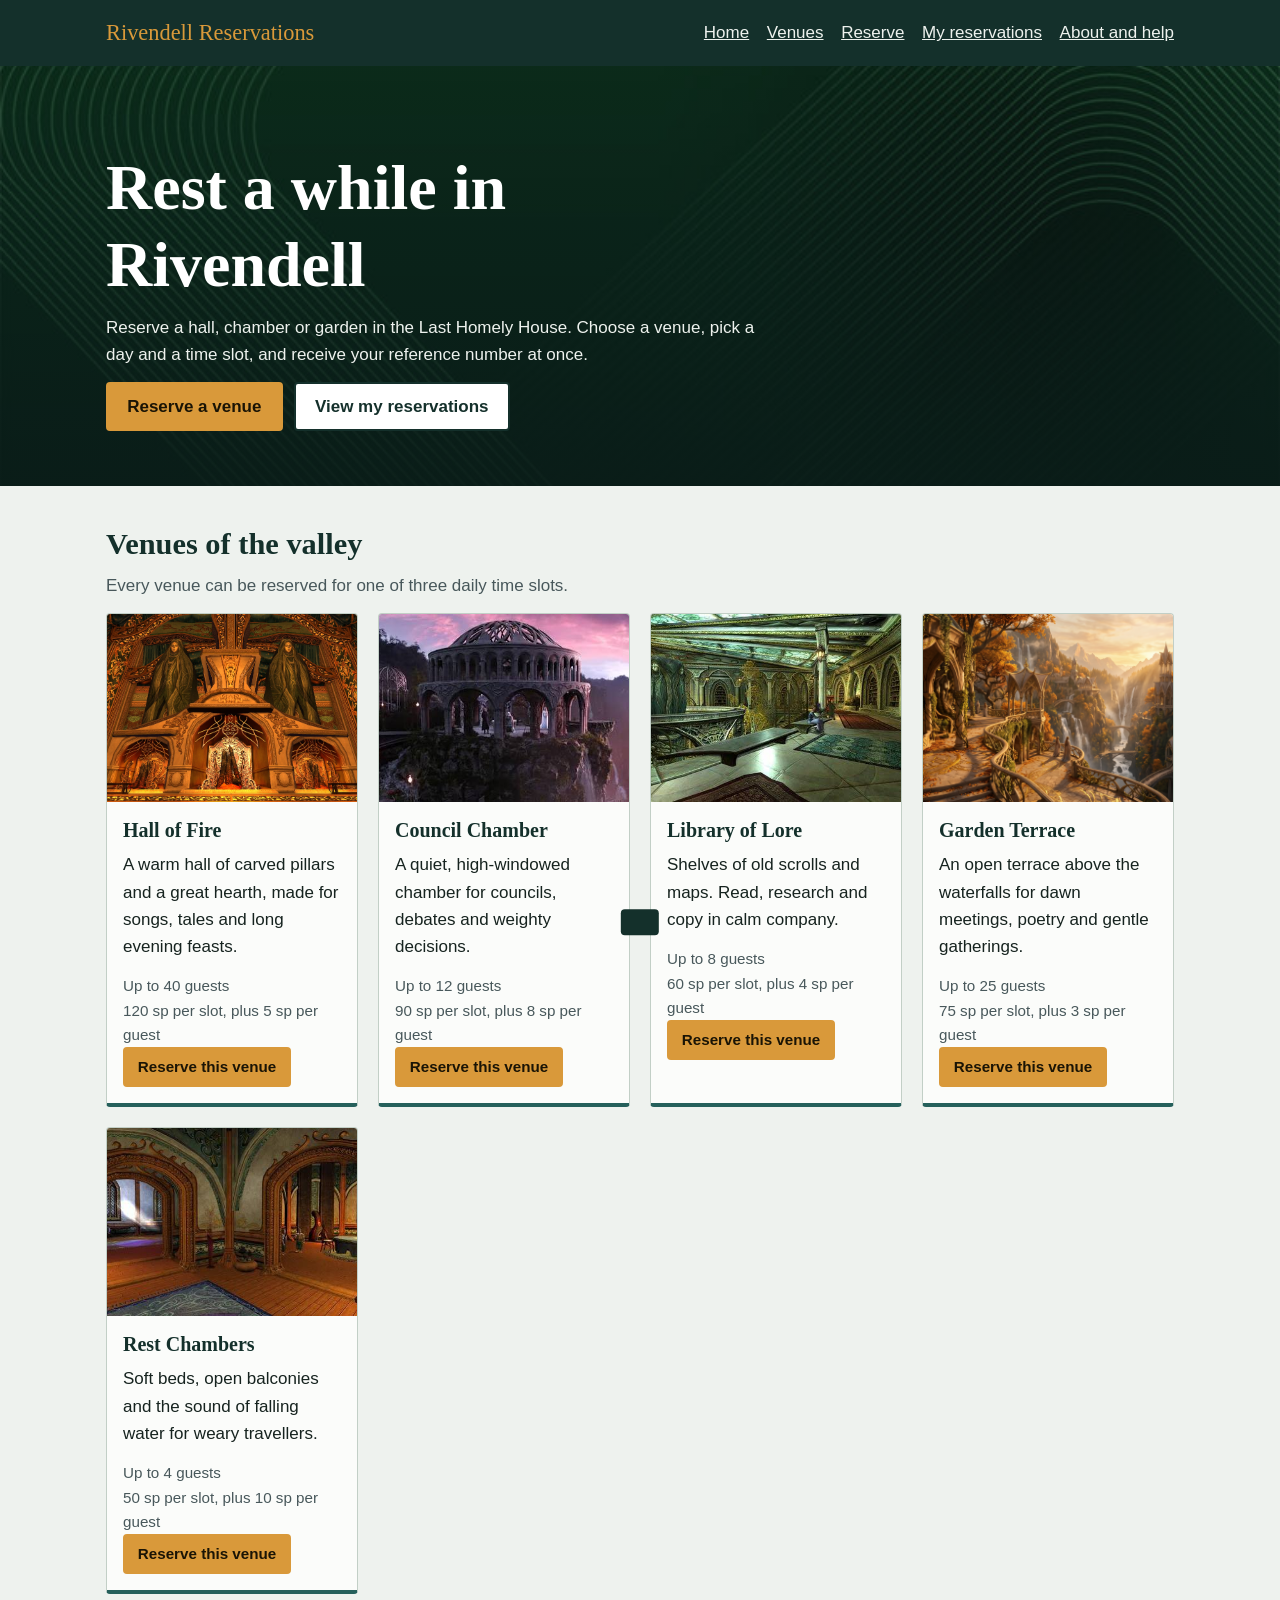
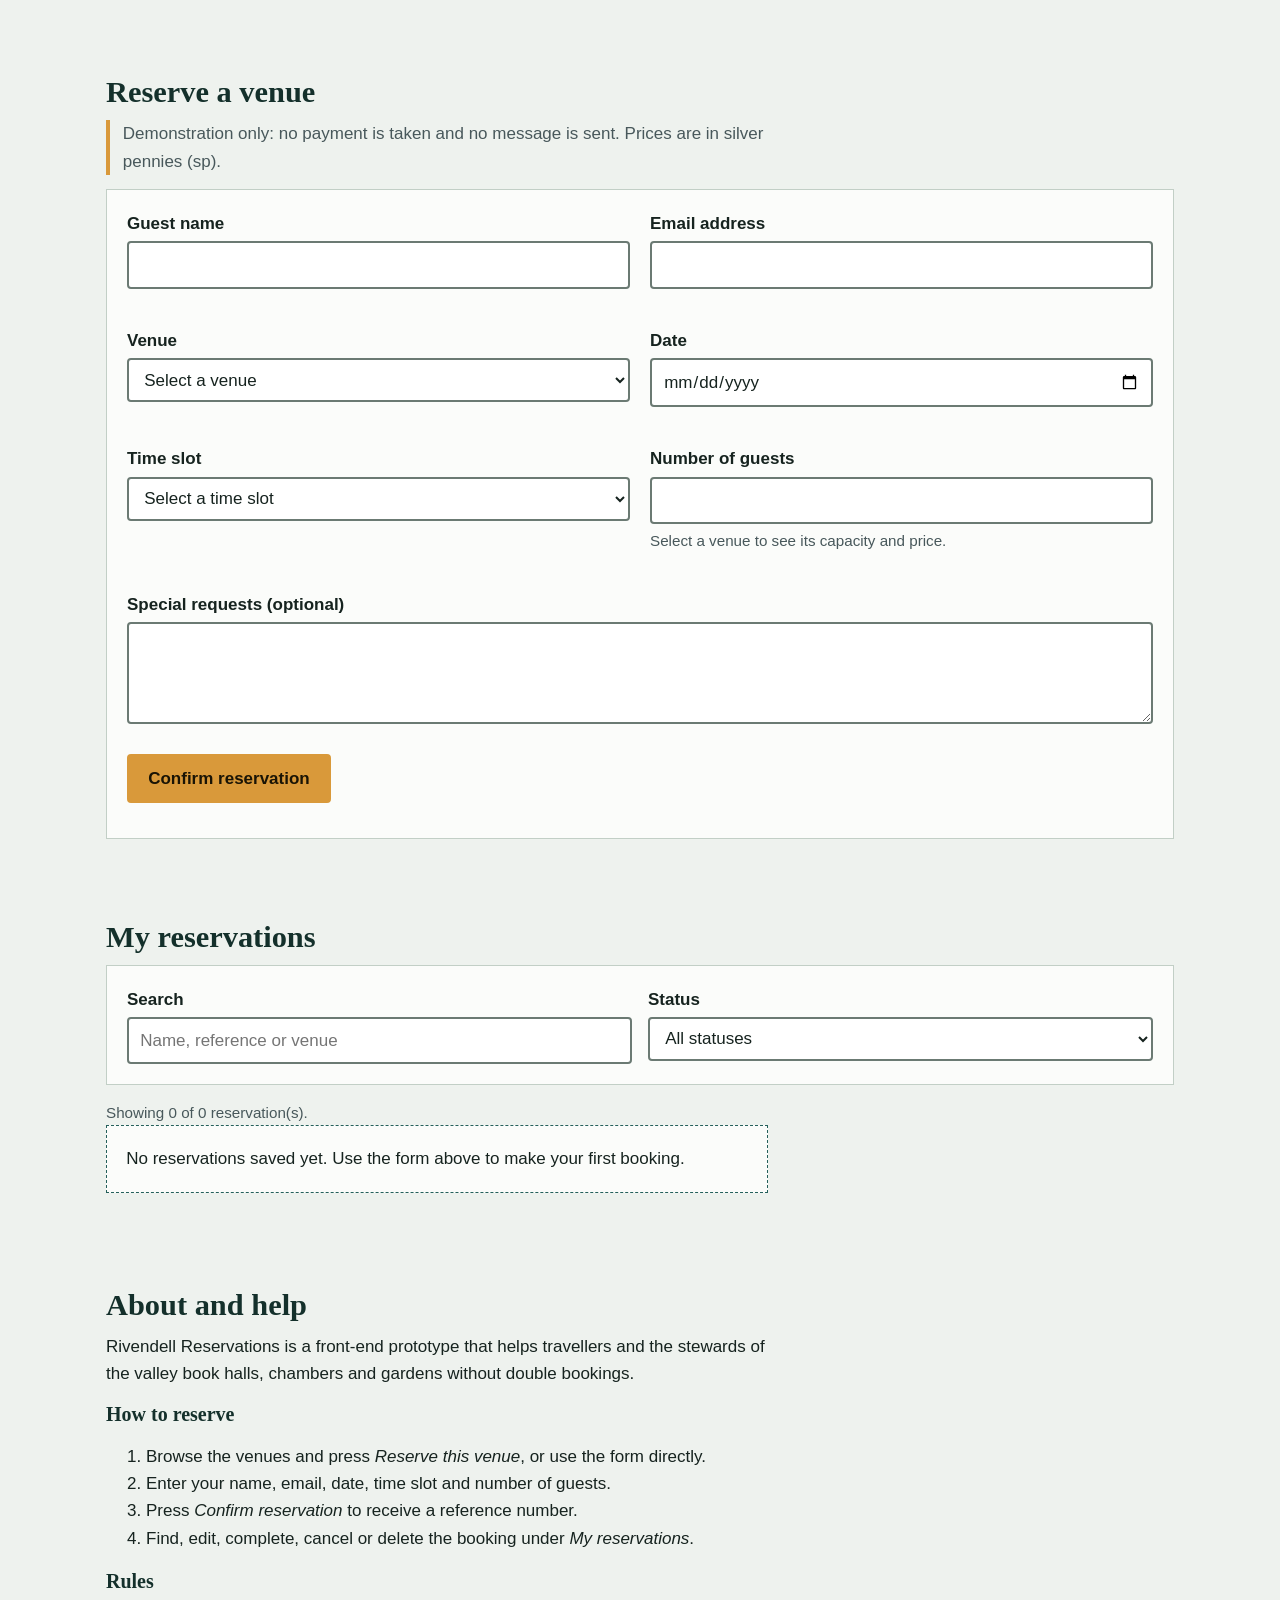
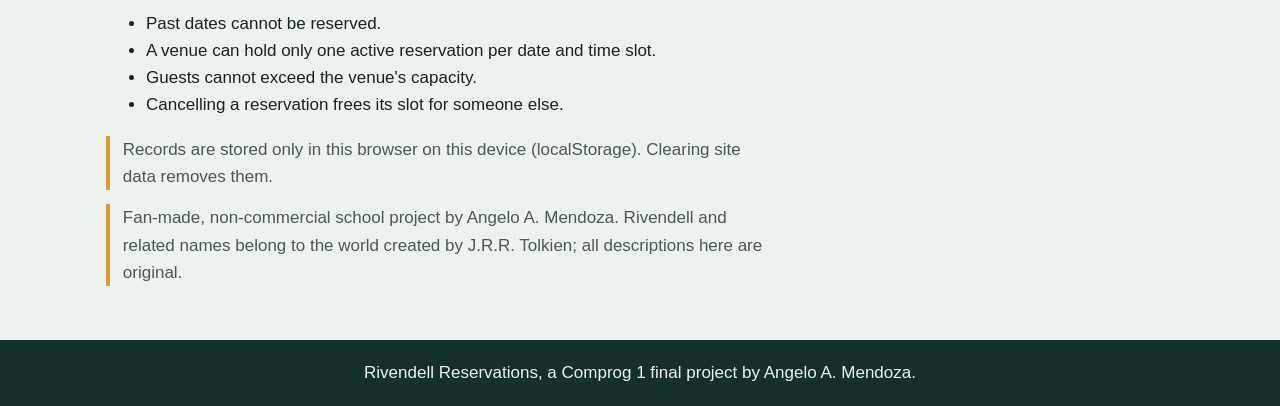
<file: index.html>
<!DOCTYPE html>
<html lang="en">
<head>
  <meta charset="UTF-8">
  <meta name="viewport" content="width=device-width, initial-scale=1">
  <meta name="author" content="Angelo A. Mendoza">
  <meta name="description" content="Reserve halls, chambers and gardens in Rivendell. A fan-made front-end booking prototype.">
  <title>Rivendell Reservations</title>
  <link rel="stylesheet" href="style.css">
</head>
<body>
  <a class="skip" href="#main">Skip to main content</a>

  <header class="site-header">
    <div class="bar">
      <a class="brand" href="#home">Rivendell Reservations</a>
      <nav aria-label="Main navigation">
        <ul>
          <li><a href="#home">Home</a></li>
          <li><a href="#venues">Venues</a></li>
          <li><a href="#book">Reserve</a></li>
          <li><a href="#records">My reservations</a></li>
          <li><a href="#about">About and help</a></li>
        </ul>   
      </nav>
    </div>
  </header>

  <main id="main">
    <section id="home" class="hero" aria-labelledby="home-title">
      <img src="GREEN.jpg" alt="The valley of Rivendell with waterfalls and tall trees" width="1600" height="700">
      <div class="hero-text">
        <h1 id="home-title">Rest a while in Rivendell</h1>
        <p>Reserve a hall, chamber or garden in the Last Homely House. Choose a venue, pick a day and a time slot, and receive your reference number at once.</p>
        <p class="hero-actions">
          <a class="btn" href="#book">Reserve a venue</a>
          <a class="btn alt" href="#records">View my reservations</a>
        </p>
      </div>
    </section>

    <section id="venues" class="wrap" aria-labelledby="venues-title">
      <h2 id="venues-title">Venues of the valley</h2>
      <p class="lead">Every venue can be reserved for one of three daily time slots.</p>
      <div id="venue-grid" class="grid"></div>
    </section>

    <section id="book" class="wrap" aria-labelledby="form-title">
      <h2 id="form-title">Reserve a venue</h2>
      <p class="note">Demonstration only: no payment is taken and no message is sent. Prices are in silver pennies (sp).</p>

      <form id="booking-form" novalidate>
        <input type="hidden" id="edit-ref">

        <div class="form-grid">
          <div class="field">
            <label for="name">Guest name</label>
            <input type="text" id="name" autocomplete="name" aria-describedby="err-name" required>
            <p class="error" id="err-name"></p>
          </div>

          <div class="field">
            <label for="email">Email address</label>
            <input type="email" id="email" autocomplete="email" aria-describedby="err-email" required>
            <p class="error" id="err-email"></p>
          </div>

          <div class="field">
            <label for="venue">Venue</label>
            <select id="venue" aria-describedby="err-venue" required></select>
            <p class="error" id="err-venue"></p>
          </div>

          <div class="field">
            <label for="date">Date</label>
            <input type="date" id="date" aria-describedby="err-date" required>
            <p class="error" id="err-date"></p>
          </div>

          <div class="field">
            <label for="slot">Time slot</label>
            <select id="slot" aria-describedby="err-slot" required></select>
            <p class="error" id="err-slot"></p>
          </div>

          <div class="field">
            <label for="guests">Number of guests</label>
            <input type="number" id="guests" min="1" step="1" inputmode="numeric" aria-describedby="guest-hint err-guests" required>
            <p class="hint" id="guest-hint"></p>
            <p class="error" id="err-guests"></p>
          </div>

          <div class="field full">
            <label for="requests">Special requests (optional)</label>
            <textarea id="requests" rows="3" maxlength="250" aria-describedby="err-requests"></textarea>
            <p class="error" id="err-requests"></p>
          </div>
        </div>

        <p class="form-actions">
          <button class="btn" type="submit" id="submit-btn">Confirm reservation</button>
          <button class="btn alt" type="button" id="cancel-edit" hidden>Discard changes</button>
        </p>
      </form>
    </section>

    <section id="confirmation" class="wrap" hidden aria-labelledby="confirmation-title">
      <h2 id="confirmation-title" tabindex="-1">Reservation summary</h2>
      <p class="note">Simulated: no real payment or message is sent. Keep the reference number to find this record later.</p>
      <div id="confirmation-body"></div>
    </section>

    <section id="records" class="wrap" aria-labelledby="records-title">
      <h2 id="records-title">My reservations</h2>

      <div class="toolbar">
        <div class="field">
          <label for="search">Search</label>
          <input type="search" id="search" placeholder="Name, reference or venue">
        </div>

        <div class="field">
          <label for="filter-status">Status</label>
          <select id="filter-status">
            <option value="All">All statuses</option>
            <option value="Confirmed">Confirmed</option>
            <option value="Completed">Completed</option>
            <option value="Cancelled">Cancelled</option>
          </select>
        </div>
      </div>

      <p id="record-count" class="hint" aria-live="polite"></p>
      <div id="record-list" class="grid"></div>
    </section>

    <section id="about" class="wrap" aria-labelledby="about-title">
      <h2 id="about-title">About and help</h2>
      <p>Rivendell Reservations is a front-end prototype that helps travellers and the stewards of the valley book halls, chambers and gardens without double bookings.</p>

      <h3>How to reserve</h3>
      <ol>
        <li>Browse the venues and press <em>Reserve this venue</em>, or use the form directly.</li>
        <li>Enter your name, email, date, time slot and number of guests.</li>
        <li>Press <em>Confirm reservation</em> to receive a reference number.</li>
        <li>Find, edit, complete, cancel or delete the booking under <em>My reservations</em>.</li>
      </ol>

      <h3>Rules</h3>
      <ul>
        <li>Past dates cannot be reserved.</li>
        <li>A venue can hold only one active reservation per date and time slot.</li>
        <li>Guests cannot exceed the venue's capacity.</li>
        <li>Cancelling a reservation frees its slot for someone else.</li>
      </ul>

      <p class="note">Records are stored only in this browser on this device (localStorage). Clearing site data removes them.</p>
      <p class="note">Fan-made, non-commercial school project by Angelo A. Mendoza. Rivendell and related names belong to the world created by J.R.R. Tolkien; all descriptions here are original.</p>
    </section>
  </main>

  <footer class="site-footer">
    <p>Rivendell Reservations, a Comprog 1 final project by Angelo A. Mendoza.</p>
  </footer>

  <div id="toast" class="toast" role="status" aria-live="polite"></div>
  <script src="script.js"></script>
</body>
</html>
</file>
<file: style.css>
:root {
  --mist: #eef2ee; --paper: #fbfcfa; --forest: #14302b; --river: #25605b;
  --amber: #d9993a; --ink: #16231f; --muted: #48585b; --line: #c2cfc6; --error: #9b1c1c;
  --serif: Georgia, "Times New Roman", serif;
  --sans: "Segoe UI", Roboto, "Helvetica Neue", Arial, sans-serif;
}
*, *::before, *::after { box-sizing: border-box; }
html { scroll-behavior: smooth; }
body { margin: 0; font-family: var(--sans); font-size: 1.0625rem; line-height: 1.6; color: var(--ink); background: var(--mist); }
img { display: block; max-width: 100%; height: auto; }
[hidden] { display: none !important; }
a { color: var(--river); }
h1, h2, h3 { font-family: var(--serif); line-height: 1.2; color: var(--forest); margin: 0 0 .6rem; }
h2 { font-size: 1.9rem; }
h3 { font-size: 1.25rem; }
p { margin: 0 0 .9rem; max-width: 70ch; }
:focus-visible { outline: 3px solid var(--ink); outline-offset: 2px; box-shadow: 0 0 0 6px #ffbf47; }

.skip { position: absolute; left: -999px; top: 0; background: #fff; padding: .6rem 1rem; z-index: 20; }
.skip:focus { left: 0; }

.site-header { background: var(--forest); }
.bar { max-width: 1100px; margin: 0 auto; padding: .8rem 1rem; display: flex; flex-wrap: wrap; align-items: center; justify-content: space-between; gap: .6rem 1.5rem; }
.brand { font-family: var(--serif); font-size: 1.4rem; color: var(--amber); text-decoration: none; }
.site-header ul { display: flex; flex-wrap: wrap; gap: .2rem 1.1rem; list-style: none; margin: 0; padding: 0; }
.site-header nav a { color: var(--mist); display: inline-block; padding: .4rem 0; }

.hero { position: relative; min-height: 420px; display: flex; align-items: flex-end; overflow: hidden; background: var(--forest); }
.hero img { position: absolute; inset: 0; width: 100%; height: 100%; object-fit: cover; }
.hero::after { content: ""; position: absolute; inset: 0; background: linear-gradient(to top, rgba(10, 28, 24, .92), rgba(10, 28, 24, .35)); }
.hero-text { position: relative; z-index: 1; max-width: 1100px; width: 100%; margin: 0 auto; padding: 2rem 1rem 2.5rem; color: #fff; }
.hero h1 { color: #fff; font-size: clamp(2.2rem, 7vw, 4rem); max-width: 14ch; }
.hero p { color: #eef2ee; }

.wrap { max-width: 1100px; margin: 0 auto; padding: 2.5rem 1rem; }
.lead { color: var(--muted); }
.note { color: var(--muted); border-left: 4px solid var(--amber); padding-left: .8rem; }
.hint { color: var(--muted); font-size: .95rem; margin: .3rem 0 0; }

.btn { display: inline-block; min-height: 44px; padding: .55rem 1.2rem; border: 2px solid var(--amber); border-radius: 4px; background: var(--amber); color: #1a1405; font: inherit; font-weight: 700; text-decoration: none; cursor: pointer; }
.btn.alt { background: #fff; color: var(--forest); border-color: var(--forest); }
.btn.danger { background: #fff; color: var(--error); border-color: var(--error); }
.btn.small { min-height: 40px; padding: .35rem .8rem; font-size: .95rem; }
.btn:hover { filter: brightness(.94); }
.hero-actions, .form-actions { display: flex; flex-wrap: wrap; gap: .7rem; }

.grid { display: grid; gap: 1.25rem; grid-template-columns: repeat(auto-fit, minmax(250px, 1fr)); }
.card { background: var(--paper); border: 1px solid var(--line); border-bottom: 4px solid var(--river); border-radius: 4px; overflow: hidden; }
.card img { width: 100%; aspect-ratio: 4 / 3; object-fit: cover; background: var(--forest); }
.card-body { padding: 1rem; }
.card-body p { overflow-wrap: anywhere; }
.actions { display: flex; flex-wrap: wrap; gap: .5rem; }
.empty { grid-column: 1 / -1; padding: 1.2rem; background: var(--paper); border: 1px dashed var(--river); }
.badge { display: inline-block; padding: .05rem .7rem; border-radius: 99px; font-size: .9rem; font-weight: 700; margin-bottom: .5rem; }
.badge.confirmed { background: #d8efe0; color: #14532d; }
.badge.completed { background: #dce5f7; color: #1e3a8a; }
.badge.cancelled { background: #f6d9d9; color: #7f1d1d; }

form, .toolbar { background: var(--paper); border: 1px solid var(--line); padding: 1.25rem; }
.form-grid { display: grid; gap: 1rem 1.25rem; grid-template-columns: 1fr; }
.field { min-width: 0; }
label { display: block; font-weight: 700; margin-bottom: .25rem; }
input, select, textarea { width: 100%; min-height: 44px; padding: .5rem .7rem; font: inherit; color: var(--ink); background: #fff; border: 2px solid #6b7a73; border-radius: 4px; }
[aria-invalid="true"] { border-color: var(--error); }
.error { color: var(--error); font-size: .95rem; min-height: 1.2em; margin: .25rem 0 0; }
.toolbar { display: flex; flex-wrap: wrap; gap: 1rem; margin-bottom: 1rem; }
.toolbar .field { flex: 1 1 220px; }
@media (min-width: 640px) {
  .form-grid { grid-template-columns: 1fr 1fr; }
  .field.full { grid-column: 1 / -1; }
}

.details { display: grid; gap: 1rem; grid-template-columns: repeat(auto-fit, minmax(220px, 1fr)); background: var(--paper); border: 1px solid var(--line); border-left: 6px solid var(--amber); padding: 1.25rem; margin: 0; }

.details dt { font-size: .9rem; color: var(--muted); }
.details dd { margin: 0; font-weight: 700; overflow-wrap: anywhere; }

.site-footer { background: var(--forest); color: var(--mist); padding: 1.2rem 1rem; text-align: center; }
.site-footer p { margin: 0 auto; }
.toast { position: fixed; left: 50%; bottom: 1rem; transform: translate(-50%, 200%); max-width: 90vw; padding: .8rem 1.2rem; border-radius: 4px; color: #fff; background: var(--forest); z-index: 30; transition: transform .25s; }
.toast.show { transform: translate(-50%, 0); }
.toast.error { background: #8f1d1d; }
.toast.success { background: #1d6b3a; }
@media (prefers-reduced-motion: reduce) { html { scroll-behavior: auto; } .toast { transition: none; } }
</file>
